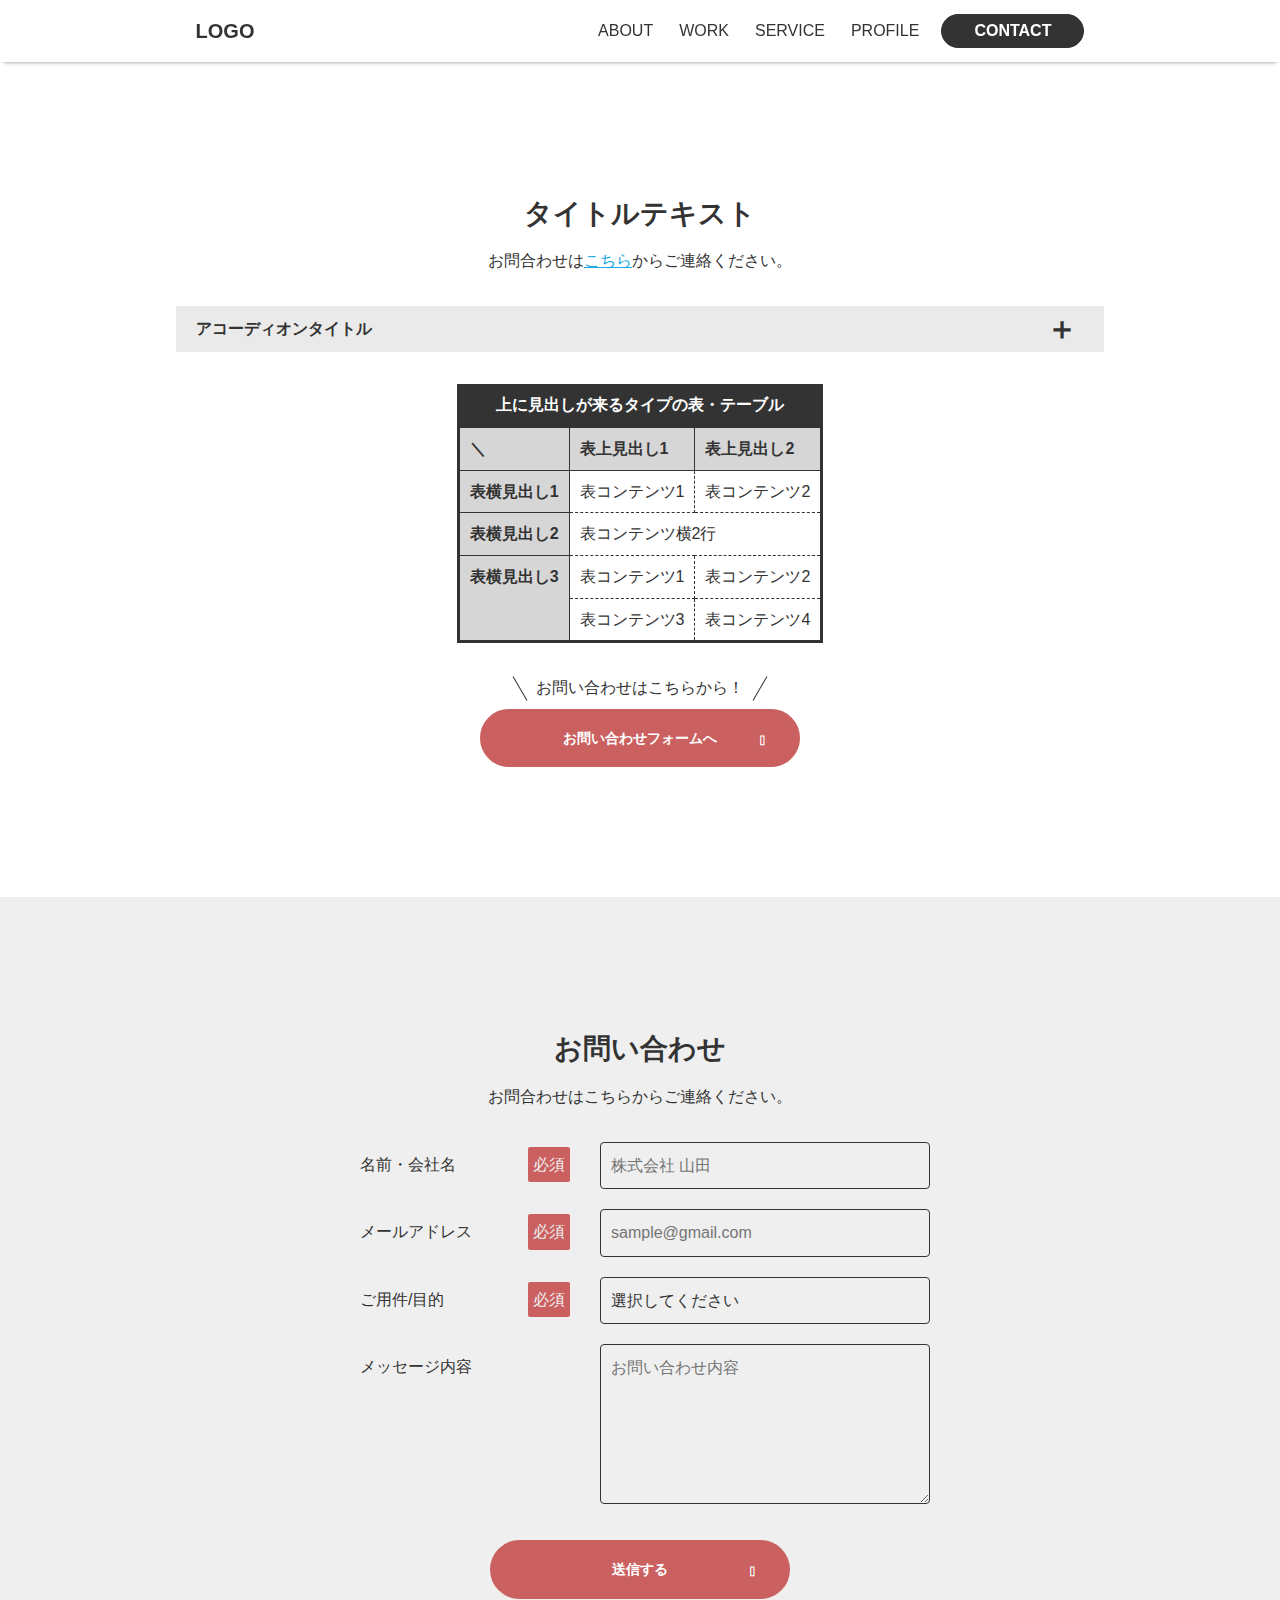
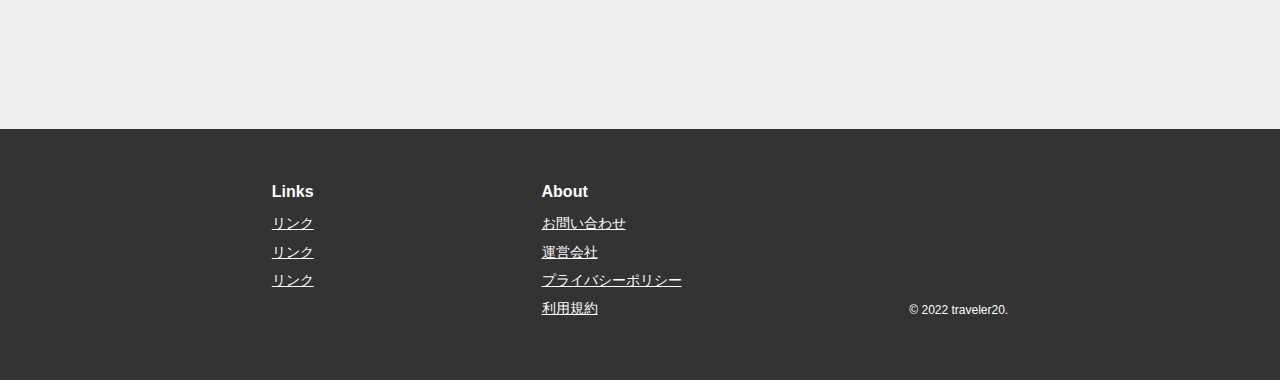
<file: gulp-starter_sass_ejs/docs/index.html>
<!DOCTYPE html>
<html lang="ja">

<head>
    <!-- meta -->
    <meta charset="UTF-8" />
    <meta http-equiv="X-UA-Compatible" content="IE=edge" />
    <meta name="viewport" content="width=device-width, initial-scale=1.0" />
    <!-- ogp -->
    <meta property="og:type" content="website" />
    <title>HOMEページタイトル</title>
    <meta name="description" content="Site Description" />
    <meta property="og:title" content="HOMEページタイトル" />
    <meta property="og:description" content="Site Description" />
    <meta property="og:url" content="https://traveler20.site/" />
    <!-- ogp-image -->
    <meta property="og:image" content="https://traveler20.site/asset/img/ogp.webp" />
    <meta property="og:locale" content="ja_JP" />
    <meta name="twitter:card" content="summary_large_image" />
    <meta name="twitter:site" content="@traveler20site" />
    <link rel="icon" type="image/x-icon" href="./asset/img/favicon.ico" />
    <!-- css -->
    <link rel="stylesheet" href="./asset/css/style.css" />
</head>

<body class="l-body">
    <!-- .c-loading -->
    <article class="c-loading" id="js-loading">
        <div class="c-loading__spinner"></div>
    </article>
    <!-- /.c-loading -->

    <!-- .l-header -->
    <header class="l-header" id="js-header">
        <div class="l-header__inner">
            <a class="l-header__logo" href="/">logo</a>
            <nav class="l-header__nav">
                <a href="#contact" class="l-header__navCta">contact</a>
                <input type="checkbox" class="js-navToggle" id="l-header__navToggle" />
                <label for="l-header__navToggle" class="l-header__navHamburger">
                    <span></span>
                </label>
                <label for="l-header__navToggle" class="l-header__navClose"></label>
                <ul class="l-header__navLists js-navLists">
                    <li><a href="/about">about</a></li>
                    <li><a href="#work">work</a></li>
                    <li><a href="#service">service</a></li>
                    <li><a href="#profile">profile</a></li>
                </ul>
            </nav>
        </div>
    </header>
    <!-- /.l-header -->

    <!-- main -->
    <main class="l-body-main">
        <!-- .p-about -->
        <section id="about" class="p-about c-section">
            <div class="c-section__inner">
                <h2 class="c-section__title">タイトルテキスト</h2>
                <p class="c-section__lead">
                    お問合わせは<a href="#contact">こちら</a>からご連絡ください。
                </p>
                <article class="c-section__block">
                    <!-- .c-details -->
                    <details class="c-details">
                        <summary>アコーディオンタイトル</summary>
                        <div class="c-details__content">
                            <h3 class="c-lists-title">リストタイトル</h3>
                            <ul class="c-lists">
                                <li class="c-lists__list">リスト1</li>
                                <li class="c-lists__list">リスト2</li>
                                <li class="c-lists__list">リスト3</li>
                                <li class="c-lists__list">リスト4</li>
                                <li class="c-lists__list">リスト5</li>
                            </ul>
                        </div>
                    </details>

                    <!-- /.c-details -->
                </article>
                <article class="c-section__block">
                    <!-- .c-table -->
                    <div class="c-table">
                        <table class="c-table__block">
                            <caption>
                                上に見出しが来るタイプの表・テーブル
                            </caption>
                            <tr>
                                <th>＼</th>
                                <th>表上見出し1</th>
                                <th>表上見出し2</th>
                            </tr>
                            <tr>
                                <th>表横見出し1</th>
                                <td>表コンテンツ1</td>
                                <td>表コンテンツ2</td>
                            </tr>

                            <!--  横に結合する  -->
                            <tr>
                                <th>表横見出し2</th>
                                <td colspan="2">表コンテンツ横2行</td>
                            </tr>

                            <!--  縦に結合する  -->
                            <tr>
                                <th rowspan="2">表横見出し3</th>
                                <td>表コンテンツ1</td>
                                <td>表コンテンツ2</td>
                            </tr>
                            <tr>
                                <td>表コンテンツ3</td>
                                <td>表コンテンツ4</td>
                            </tr>
                        </table>
                    </div>

                    <!-- /.c-table -->
                </article>
                <article class="c-section__block">
                    <!-- .c-cta -->
                    <div class="c-cta">
                        <p class="c-cta__copy">
                            お問い合わせはこちらから！
                        </p>
                        <a href="#contact" class="c-cta__button">お問い合わせフォームへ</a>
                    </div>

                    <!-- /.c-cta -->
                </article>
            </div>
        </section>
        <!-- /.p-about -->

        <!-- .p-contact -->
        <section id="contact" class="p-contact c-section">
            <div class="c-section__inner">
                <h2 class="c-section__title">お問い合わせ</h2>
                <p class="c-section__lead">
                    お問合わせはこちらからご連絡ください。
                </p>
                <form
                    action="https://docs.google.com/forms/u/1/d/e/1FAIpQLSdKu5nx2UrKoUZ2vpv8aKSG0LmLhYMiGTr5FKgEVZTHTBbblw/formResponse"
                    method="POST" target="hidden_iframe" onsubmit="submitted=true;" class="c-form">
                    <div class="c-form__item">
                        <label class="c-form__label" for="field-name">名前・会社名<span
                                class="c-form__required">必須</span></label>
                        <input name="entry.690315515" class="c-form__input" id="field-name" placeholder="株式会社 山田"
                            type="text" required="required" />
                    </div>
                    <div class="c-form__item">
                        <label class="c-form__label" for="field-mail">メールアドレス<span
                                class="c-form__required">必須</span></label>
                        <input name="entry.310605352" class="c-form__input" id="field-mail"
                            placeholder="sample@gmail.com" type="email" required="required" />
                    </div>
                    <div class="c-form__item">
                        <label class="c-form__label" for="field-select">ご用件/目的<span
                                class="c-form__required">必須</span></label>
                        <select name="entry.2098078720" class="c-form__input" id="field-select" required="required">
                            <option value="">選択してください</option>
                            <option value="WEBサイトデザインのお見積り">
                                WEBサイトデザインのお見積り
                            </option>
                            <option value="WEBサイトコーディングのお見積り">
                                WEBサイトコーディングのお見積り
                            </option>
                            <option value="WEBサイト構築のお見積り">
                                WEBサイト構築のお見積り
                            </option>
                            <option value="取材等の連絡">
                                取材等の連絡
                            </option>
                            <option value="その他（メッセージ内容に記載ください）">
                                その他（メッセージ内容に記載ください）
                            </option>
                        </select>
                    </div>
                    <div class="c-form__item">
                        <label class="c-form__label" for="field-message">メッセージ内容</label>
                        <textarea name="entry.1726417427" class="c-form__input" id="field-message"
                            placeholder="お問い合わせ内容"></textarea>
                    </div>
                    <div class="c-form__submit">
                        <button type="submit" class="c-form__button">
                            送信する
                        </button>
                    </div>
                </form>
                <p id="js-formThanks" class="c-formThanks">
                    お問い合わせありがとうございます。
                </p>
                <script>
                    let submitted = false;
                </script>
                <iframe name="hidden_iframe" id="hidden_iframe" style="display: none"
                    onload="if(submitted){document.getElementById('js-formThanks').classList.add('is-received');}"></iframe>
            </div>
        </section>
        <!-- /.p-contact -->
    </main>
    <!-- /main -->

    <!-- .l-footer -->
    <footer class="l-footer">
        <div class="l-footer__inner">
            <nav class="l-footer__nav">
                <h4 class="l-footer__subtitle">Links</h4>
                <ul class="l-footer__lists">
                    <li><a href="">リンク</a></li>
                    <li><a href="">リンク</a></li>
                    <li><a href="">リンク</a></li>
                </ul>
            </nav>
            <nav class="l-footer__nav">
                <h4 class="l-footer__subtitle">About</h4>
                <ul class="l-footer__lists">
                    <li><a href="">お問い合わせ</a></li>
                    <li><a href="">運営会社</a></li>
                    <li><a href="">プライバシーポリシー</a></li>
                    <li><a href="">利用規約</a></li>
                </ul>
            </nav>
            <small class="l-footer__copy">&copy;&nbsp;2022&nbsp;traveler20.</small>
        </div>
    </footer>
    <!-- /.l-footer -->

    <script src="./asset/js/script.js"></script>
</body>

</html>
</file>
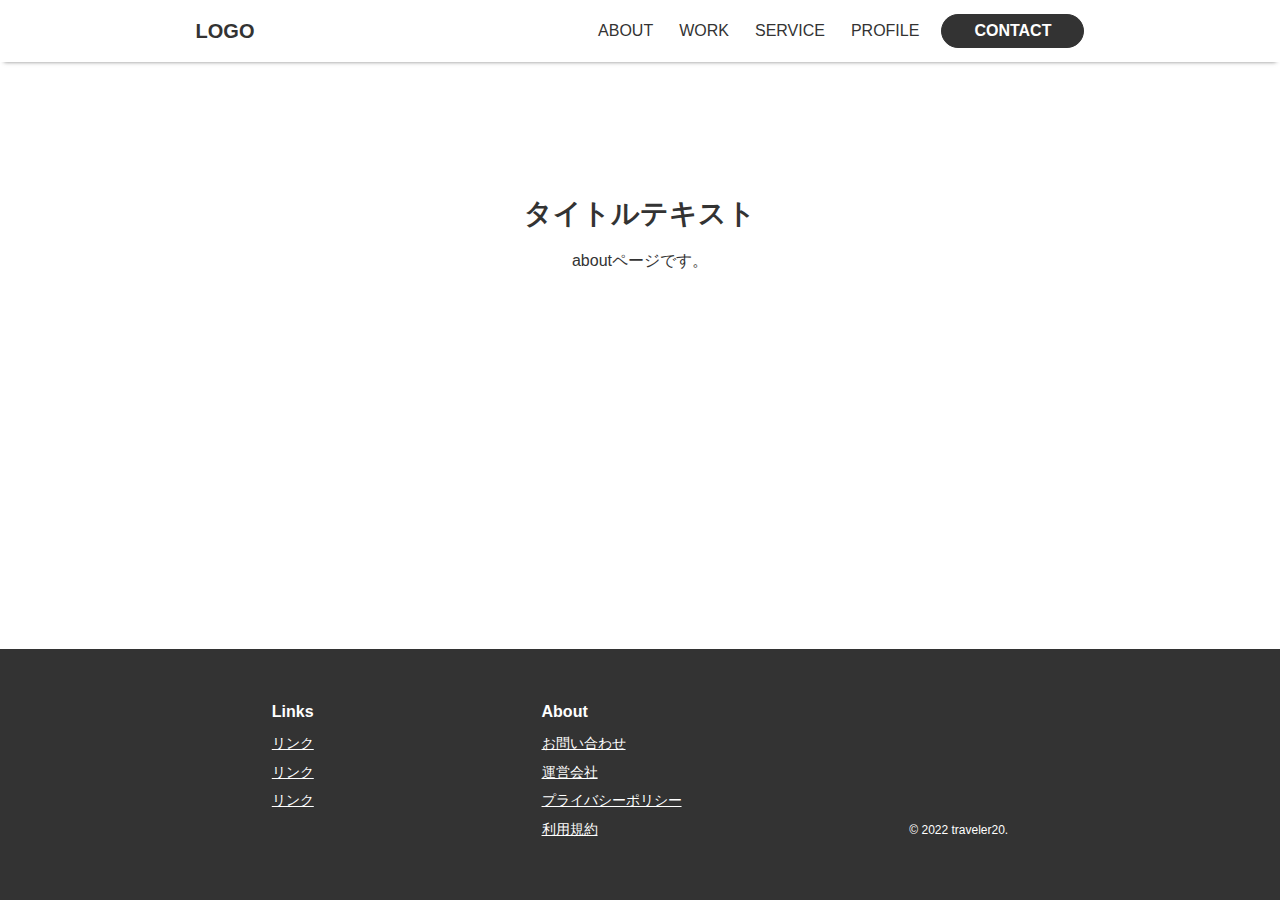
<file: gulp-starter_sass_ejs/docs/about/index.html>
<!DOCTYPE html>
<html lang="ja">
    <head>
        <!-- meta -->
        <meta charset="UTF-8" />
        <meta http-equiv="X-UA-Compatible" content="IE=edge" />
        <meta name="viewport" content="width=device-width, initial-scale=1.0" />
        <!-- ogp -->
        <meta property="og:type" content="website" />
        <title>ABOUTページタイトル</title>
        <meta name="description" content="About Description" />
        <meta property="og:title" content="ABOUTページタイトル" />
        <meta property="og:description" content="About Description" />
        <meta property="og:url" content="https://traveler20.site/about" />
        <!-- ogp-image -->
        <meta
            property="og:image"
            content="https://traveler20.site/asset/img/ogp.webp"
        />
        <meta property="og:locale" content="ja_JP" />
        <meta name="twitter:card" content="summary_large_image" />
        <meta name="twitter:site" content="@traveler20site" />
        <link
            rel="icon"
            type="image/x-icon"
            href="./../asset/img/favicon.ico"
        />
        <!-- css -->
        <link rel="stylesheet" href="./../asset/css/style.css" />
    </head>
    <body class="l-body">
        <!-- .c-loading -->
        <article class="c-loading" id="js-loading">
            <div class="c-loading__spinner"></div>
        </article>
        <!-- /.c-loading -->

        <!-- .l-header -->
        <header class="l-header" id="js-header">
            <div class="l-header__inner">
                <a class="l-header__logo" href="/">logo</a>
                <nav class="l-header__nav">
                    <a href="#contact" class="l-header__navCta">contact</a>
                    <input
                        type="checkbox"
                        class="js-navToggle"
                        id="l-header__navToggle"
                    />
                    <label
                        for="l-header__navToggle"
                        class="l-header__navHamburger"
                    >
                        <span></span>
                    </label>
                    <label
                        for="l-header__navToggle"
                        class="l-header__navClose"
                    ></label>
                    <ul class="l-header__navLists js-navLists">
                        <li><a href="/about">about</a></li>
                        <li><a href="#work">work</a></li>
                        <li><a href="#service">service</a></li>
                        <li><a href="#profile">profile</a></li>
                    </ul>
                </nav>
            </div>
        </header>
        <!-- /.l-header -->

        <!-- main -->
        <main class="l-body-main">
            <!-- .p-about -->
            <section id="about" class="p-about c-section">
                <div class="c-section__inner">
                    <h2 class="c-section__title">タイトルテキスト</h2>
                    <p class="c-section__lead">aboutページです。</p>
                </div>
            </section>
            <!-- /.p-about -->
        </main>
        <!-- /main -->

        <!-- .l-footer -->
        <footer class="l-footer">
            <div class="l-footer__inner">
                <nav class="l-footer__nav">
                    <h4 class="l-footer__subtitle">Links</h4>
                    <ul class="l-footer__lists">
                        <li><a href="">リンク</a></li>
                        <li><a href="">リンク</a></li>
                        <li><a href="">リンク</a></li>
                    </ul>
                </nav>
                <nav class="l-footer__nav">
                    <h4 class="l-footer__subtitle">About</h4>
                    <ul class="l-footer__lists">
                        <li><a href="">お問い合わせ</a></li>
                        <li><a href="">運営会社</a></li>
                        <li><a href="">プライバシーポリシー</a></li>
                        <li><a href="">利用規約</a></li>
                    </ul>
                </nav>
                <small class="l-footer__copy"
                    >&copy;&nbsp;2022&nbsp;traveler20.</small
                >
            </div>
        </footer>
        <!-- /.l-footer -->

        <script src="./../asset/js/script.js"></script>
    </body>
</html>
</file>
<file: gulp-starter_sass_ejs/docs/asset/css/style.css>
@charset "UTF-8";@import url(https://fonts.googleapis.com/icon?family=Material+Icons);*{box-sizing:border-box}::after,::before{box-sizing:inherit}html{line-height:1.15;-webkit-text-size-adjust:100%;-webkit-tap-highlight-color:transparent}body{margin:0}main{display:block}form,iframe,p,table{margin:0}h2,h3,h4{font-size:inherit;line-height:inherit;font-weight:inherit;margin:0}ul{margin:0;padding:0;list-style:none}a{background-color:transparent;text-decoration:none;color:inherit}small{font-size:80%}img{border-style:none;vertical-align:bottom}iframe{border:0;vertical-align:bottom}button,input,select,textarea{-webkit-appearance:none;appearance:none;vertical-align:middle;color:inherit;font:inherit;border:0;background:0 0;padding:0;margin:0;outline:0;border-radius:0;text-align:inherit}[type=checkbox]{-webkit-appearance:checkbox;appearance:checkbox}button,input{overflow:visible}button,select{text-transform:none}[type=button],[type=submit],button{cursor:pointer;-webkit-appearance:none;appearance:none}[type=button]::-moz-focus-inner,[type=submit]::-moz-focus-inner,button::-moz-focus-inner{border-style:none;padding:0}[type=button]:-moz-focusring,[type=submit]:-moz-focusring,button:-moz-focusring{outline:1px dotted ButtonText}select::-ms-expand{display:none}option{padding:0}textarea{overflow:auto}label[for]{cursor:pointer}details{display:block}summary{display:list-item}table{border-collapse:collapse;border-spacing:0}caption{text-align:left}td,th{vertical-align:top;padding:0}th{text-align:left;font-weight:700}*,:after,:before{-webkit-box-sizing:border-box;-moz-box-sizing:border-box;-o-box-sizing:border-box;-ms-box-sizing:border-box;box-sizing:border-box}html{font-size:62.5%;line-height:1.6;height:100%;scroll-behavior:smooth}body{color:#333;background-color:#fff;font-size:1.6rem;font-family:YuGothic,"Yu Gothic","Helvetica Neue",Arial,"Hiragino Kaku Gothic ProN","Hiragino Sans",Meiryo,sans-serif;font-weight:500;max-width:100vw;min-width:350px;width:100%;overflow-x:hidden}::selection{background-color:rgba(51,51,51,.7);color:#fff}img{max-width:100%;height:auto;border:none;display:block}a{color:#1ca9e3;text-decoration:underline;position:relative}a:hover{text-decoration:none}a:hover img{text-decoration:none;opacity:.8;transition:all .4s}a,button,input,label{transition:all .4s}.l-header{width:100%;background-color:#fff;position:sticky;top:0;z-index:2;transition:all .4s;transition:.4s cubic-bezier(.4,0,.2,1);box-shadow:0 4px 4px -4px rgba(51,51,51,.6)}.l-header.is-headIn{transform:translateY(-100%)}.l-header__inner{max-width:1200px;margin:0 auto;padding:10px 20px;display:flex;justify-content:space-between;align-items:center}.l-header__logo{text-transform:uppercase;text-decoration:none;color:#333;font-size:2rem;font-weight:700}.l-header__nav{display:flex;align-items:center;justify-content:space-between;gap:14px}.l-header__navCta{display:inline-block;text-decoration:none;text-transform:uppercase;font-weight:700;padding:3px 16px;color:#fff;background-color:#333;border:solid 1px #333;border-radius:50px}.l-header__navCta:hover{color:#333;background-color:transparent;text-decoration:none}.l-header__navLists{z-index:1;position:fixed;top:60px;left:0;left:100%;width:100%;max-width:100vw;background:#fff;text-align:center;transition:all .4s}.l-header__navLists a{color:#333;text-decoration:none;text-transform:uppercase;position:relative;display:inline-block;padding:0 16px;margin:16px auto}.l-header__navLists a::after{position:absolute;bottom:0;left:50%;content:"";width:0;height:2px;background-color:#333;transition:.4s;transform:translateX(-50%)}.l-header__navLists a:hover{text-decoration:none}.l-header__navLists a:hover:after{width:100%}.l-header__navHamburger{display:block;position:relative;width:25px;height:40px;transition:transform .4s ease-in;transition:all .4s}.l-header__navHamburger>span,.l-header__navHamburger>span:after,.l-header__navHamburger>span:before{display:block;position:absolute;height:4px;width:25px;background-color:#333;border-radius:1px;content:"";cursor:pointer;transition:all .4s}.l-header__navHamburger>span{top:47%}.l-header__navHamburger>span:before{transform:translateY(-9px)}.l-header__navHamburger>span:after{transform:translateY(9px)}.l-header__navClose{display:none;position:fixed;top:60px;left:0;width:100%;height:100%;opacity:0;transition:.4s ease-in-out;transition:all .4s}.l-header #l-header__navToggle{display:none}.l-header #l-header__navToggle:checked+.l-header__navHamburger{transform:rotate(45deg)}.l-header #l-header__navToggle:checked+.l-header__navHamburger span:after,.l-header #l-header__navToggle:checked+.l-header__navHamburger span:before{transition:all .4s;transform:rotate(90deg)}.l-header #l-header__navToggle:checked~.l-header__navClose{display:block}.l-header #l-header__navToggle:checked~.l-header__navLists{display:block;top:60px;left:0}@media (min-width:640px){.l-header__inner{justify-content:space-evenly}.l-header__nav{flex-direction:row-reverse}.l-header__navCta{padding:3px 32px}.l-header__navLists{display:flex;align-items:center;gap:10px;position:relative;top:0;left:0;background:0 0}.l-header__navLists a{margin:8px auto;padding:0 8px}.l-header__navLists a:after{background-color:#333}.l-header__navHamburger{display:none}}@media (min-width:890px){.l-header__inner{gap:200px}}.l-body{max-width:100vw;min-width:350px;width:100%;height:100%;overflow-x:hidden;display:flex;flex-direction:column;justify-content:space-between}.l-body-main{flex:1}.l-footer{font-size:1.4rem;background:#333;padding:40px 0 50px}.l-footer__inner{max-width:1200px;margin:0 auto;padding:10px 20px;color:#fff;display:flex;flex-direction:column;justify-content:space-evenly;align-items:flex-start;gap:16px}.l-footer__subtitle{font-size:1.6rem;font-weight:700;margin-bottom:8px}.l-footer__lists li+li{margin-top:6px}.l-footer__lists a{color:#fff}.l-footer__copy{font-size:1.2rem;margin:8px auto 0}@media (min-width:640px){.l-footer__inner{flex-direction:row}.l-footer__copy{margin:auto 0 0}}.c-loading{width:100vw;height:100vh;transition:all 1s;background-color:#fff;position:fixed;top:0;left:0;z-index:9999}.c-loading.is-loaded{opacity:0;visibility:hidden}.c-loading__spinner{width:100px;height:100px;margin:40vh auto;border:3px solid #ca6060;border-top:3px solid transparent;border-radius:50%;animation:loadingAnimation .8s linear 0s infinite}@keyframes loadingAnimation{from{transform:rotate(0)}to{transform:rotate(359deg)}}.c-section{background-color:#fff;padding:120px 0}.c-section:nth-of-type(even){background-color:#efefef}.c-section__inner{max-width:1200px;margin:0 auto;padding:10px 20px}.c-section__title{text-align:center;font-size:2.8rem;font-weight:700;margin:0 auto 12px}.c-section__lead{display:table;margin:0 auto 32px;text-align:left}.c-section__block{margin:32px auto 0}.c-table{white-space:nowrap;overflow-x:auto;-webkit-overflow-scrolling:touch}.c-table__block{border-collapse:collapse;border:solid 3px #333;margin:0 auto}.c-table caption{text-align:center;color:#fff;font-weight:700;background:#333;padding:8px 10px}.c-table td,.c-table th{padding:8px 10px}.c-table th{border:solid 1px #333;background-color:rgba(51,51,51,.2)}.c-table td{border:dashed 1px #333}.c-lists-title{font-size:1.8rem;font-weight:700}.c-lists__list{position:relative;padding-left:24px}.c-lists__list:before{position:absolute;left:0;content:"\e876";font-family:"Material Icons";font-weight:900}.c-details{width:100%;margin:0 auto}.c-details summary{position:relative;display:block;padding:10px 20px;font-weight:700;background-color:rgba(51,51,51,.1);cursor:pointer;transition:.2s}.c-details summary:hover{background-color:rgba(51,51,51,.2)}.c-details summary::-webkit-details-marker{display:none}.c-details summary:after{position:absolute;top:2px;right:3%;content:"\e145";font-family:"Material Icons";font-size:28px;color:#333;margin:auto;transition:.4s}.c-details[open] summary{background-color:rgba(51,51,51,.3)}.c-details[open] summary:after{transform:rotate(135deg)}@keyframes detailsopen{0%{opacity:0;transform:translateY(-10px)}100%{opacity:1;transform:none}}.c-details__content{padding:10px 20px}@media (min-width:640px){.c-details{width:80%}}.c-form{max-width:600px;margin:0 auto}.c-form__item{display:flex;flex-wrap:wrap;justify-content:space-evenly;margin-bottom:20px}.c-form__input,.c-form__label{padding:10px}.c-form__label{width:90%;position:relative}.c-form__input{width:90%;font-size:16px;border:solid 1px #333;border-radius:4px}.c-form__input:focus-visible{outline:#ca6060 auto 1px}.c-form ul.c-form__input{border:none;list-style-type:none;margin:0}.c-form textarea.c-form__input{height:160px}.c-form__required{position:absolute;top:5px;right:20px;color:#efefef;background-color:#ca6060;border-radius:2px;padding:5px 5px;margin:0 0 0 18px}.c-form__submit{text-align:center;margin-top:36px}.c-form__button{display:inline-block;font-size:14px;font-weight:700;color:#fff;background-color:#ca6060;border:solid 2px #ca6060;border-radius:50px;padding:16px 20px;min-width:300px;text-decoration:none;position:relative}.c-form__button:after{position:absolute;right:24px;content:"\e5e1";font-family:"Material Icons"}.c-form__button:hover{color:#ca6060;background-color:transparent}.c-formThanks{text-align:center;max-width:600px;margin:40px auto 0;padding:8px;border:solid 3px #ca6060;border-radius:2px;display:none}.c-formThanks.is-received{display:block}@media (min-width:640px){.c-form__item{flex-wrap:nowrap}.c-form__label{width:40%}.c-form__input{width:55%}}.c-cta{display:flex;flex-direction:column;justify-content:center;align-items:center;gap:8px}.c-cta__copy{text-align:center;position:relative;display:inline-block;padding:0 30px}.c-cta__copy:after,.c-cta__copy:before{content:"";position:absolute;top:50%;display:inline-block;width:28px;height:1px;background-color:#333}.c-cta__copy:before{left:0;transform:rotate(60deg)}.c-cta__copy:after{transform:rotate(-60deg);right:0}.c-cta__button{display:inline-block;text-align:center;font-size:14px;font-weight:700;color:#fff;background-color:#ca6060;border:solid 2px #ca6060;border-radius:50px;margin:0 auto;padding:16px 20px;min-width:320px;max-width:100%;text-decoration:none;position:relative}.c-cta__button:after{position:absolute;right:24px;content:"\e5e1";font-family:"Material Icons"}.c-cta__button:hover{color:#ca6060;background-color:transparent}
/*# sourceMappingURL=style.css.map */
</file>
